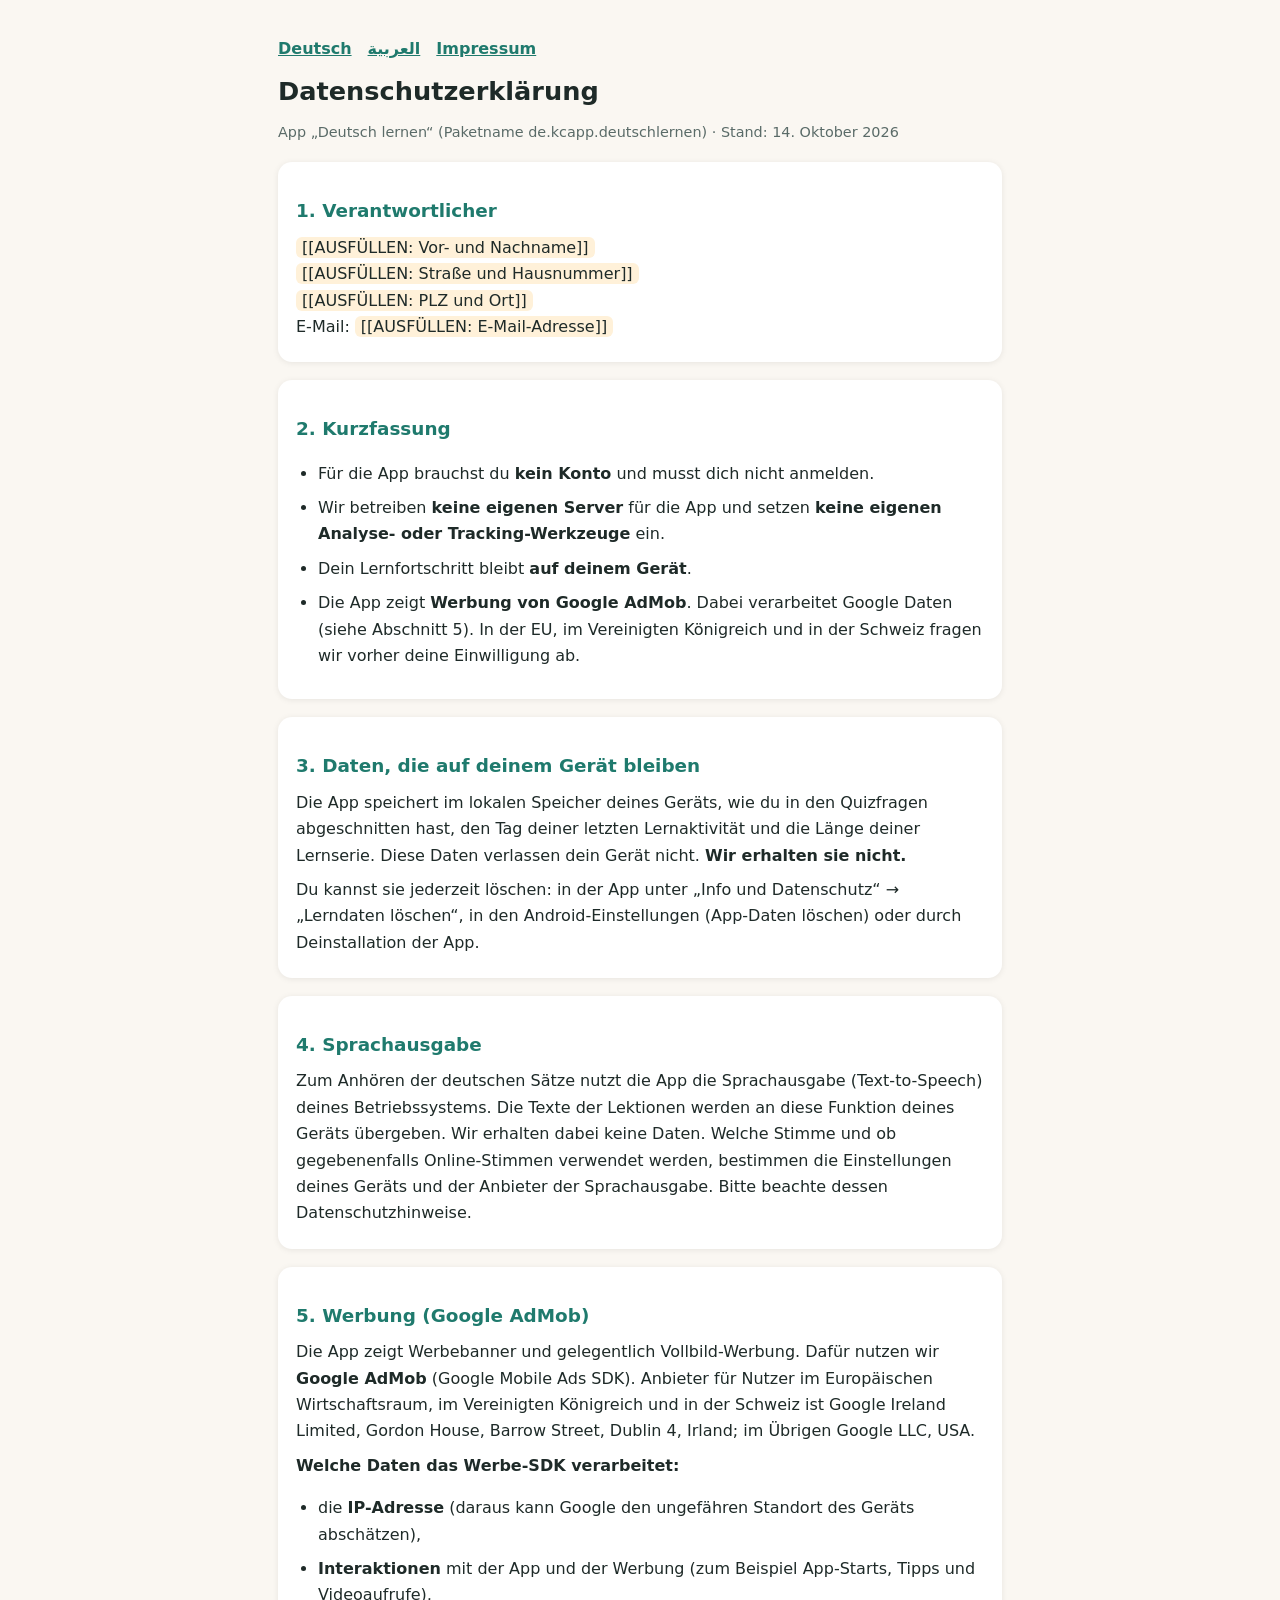
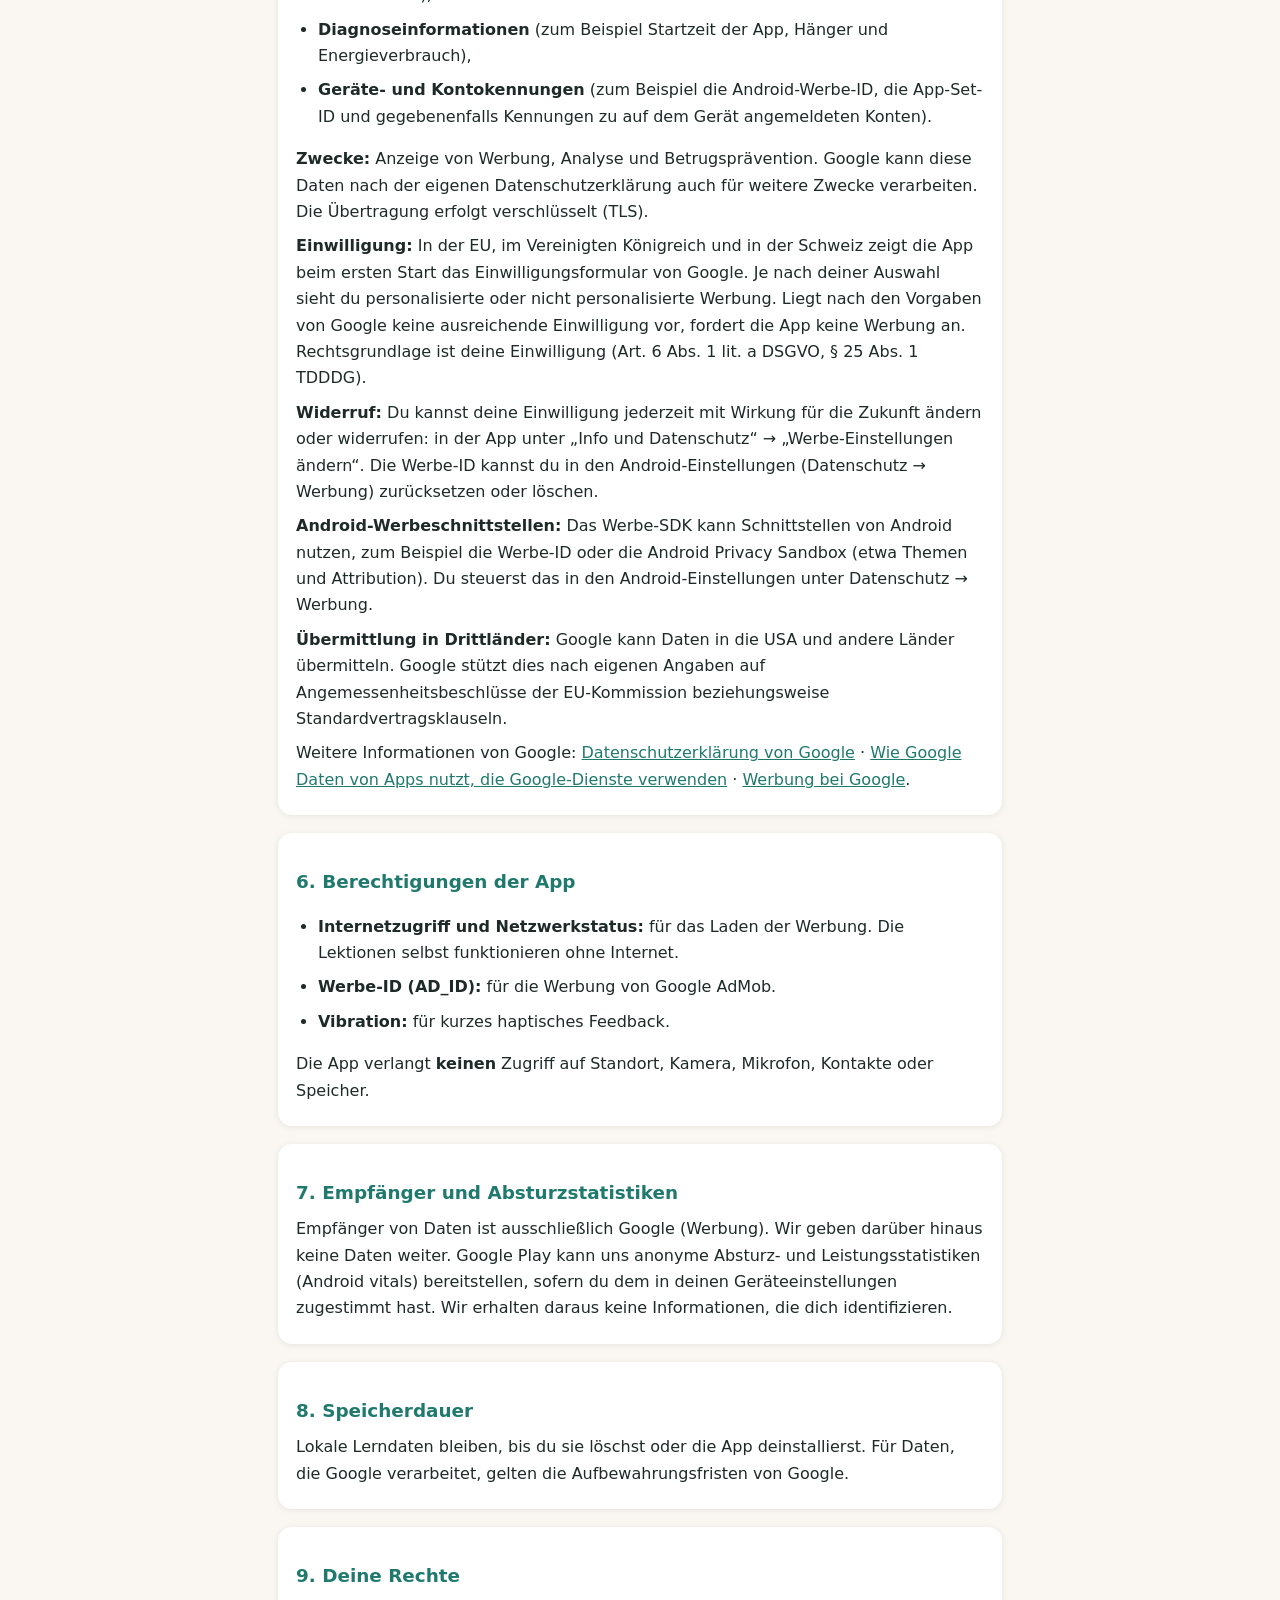
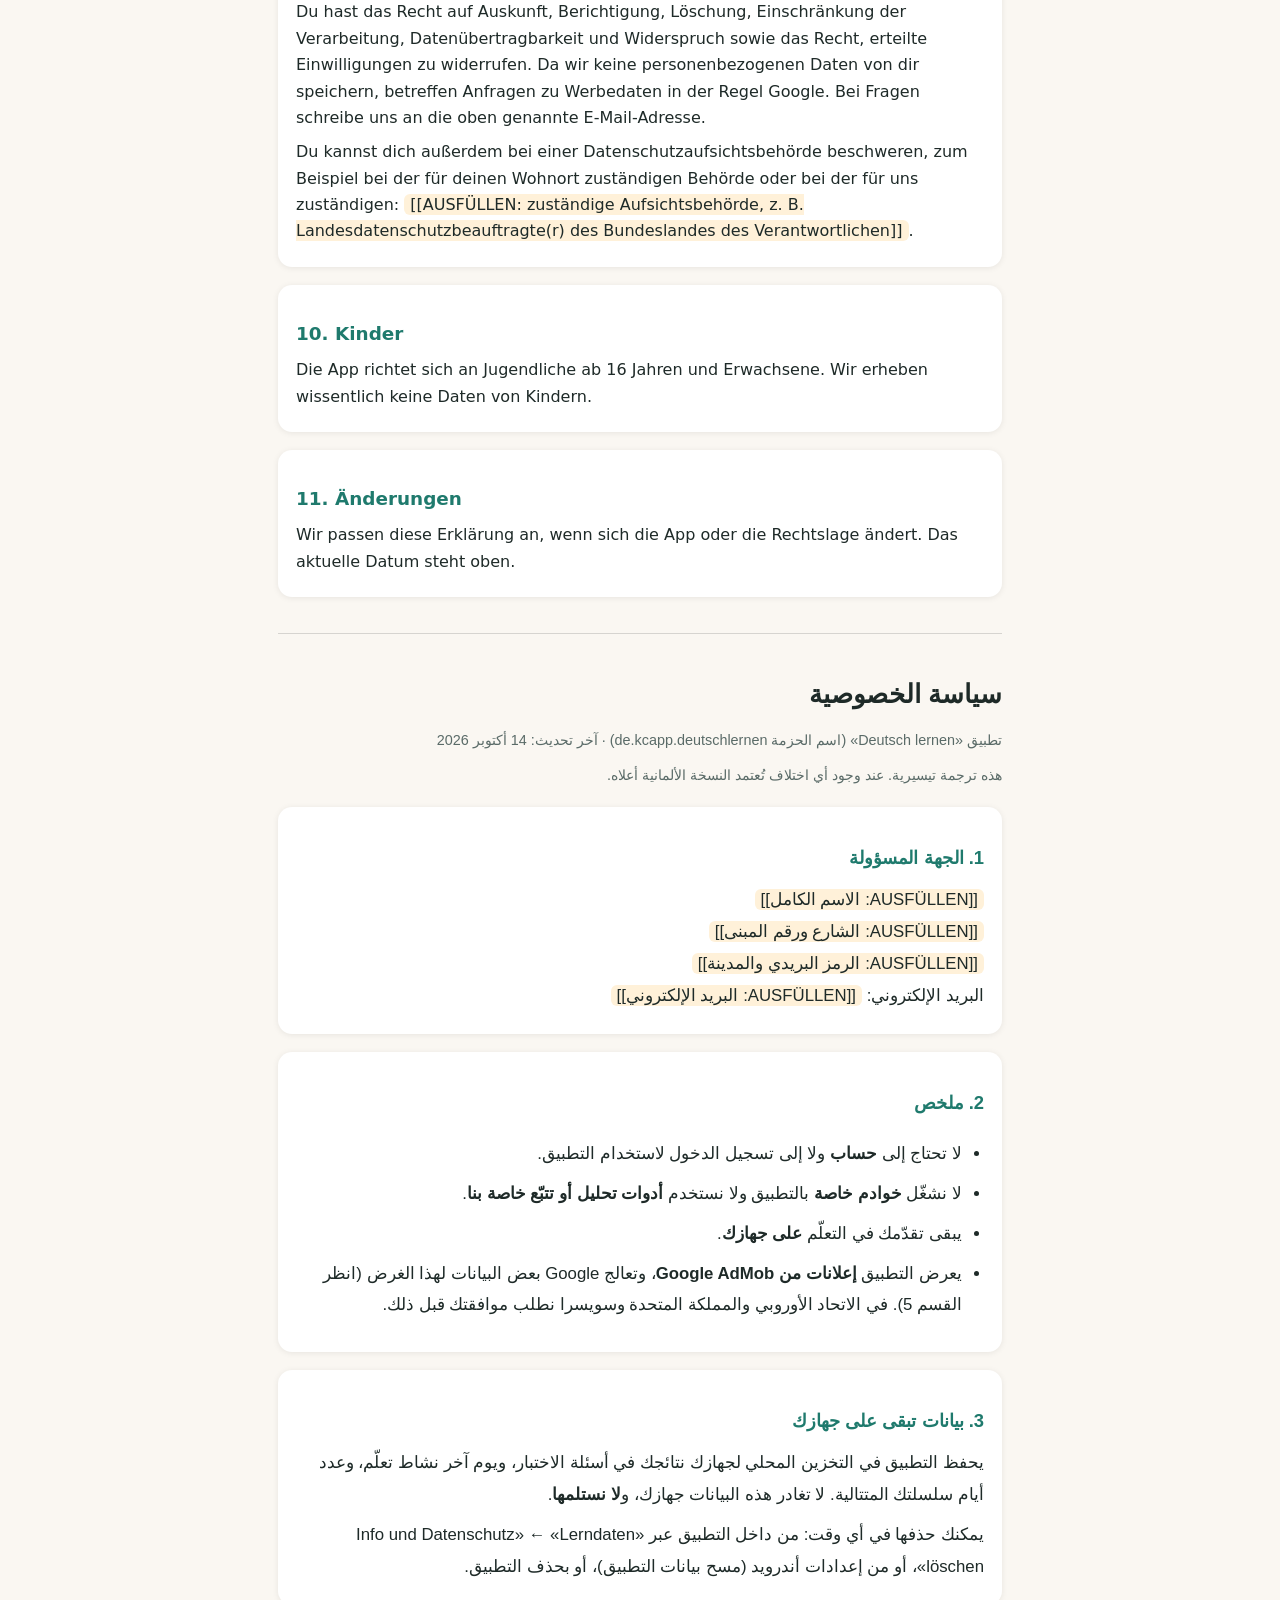
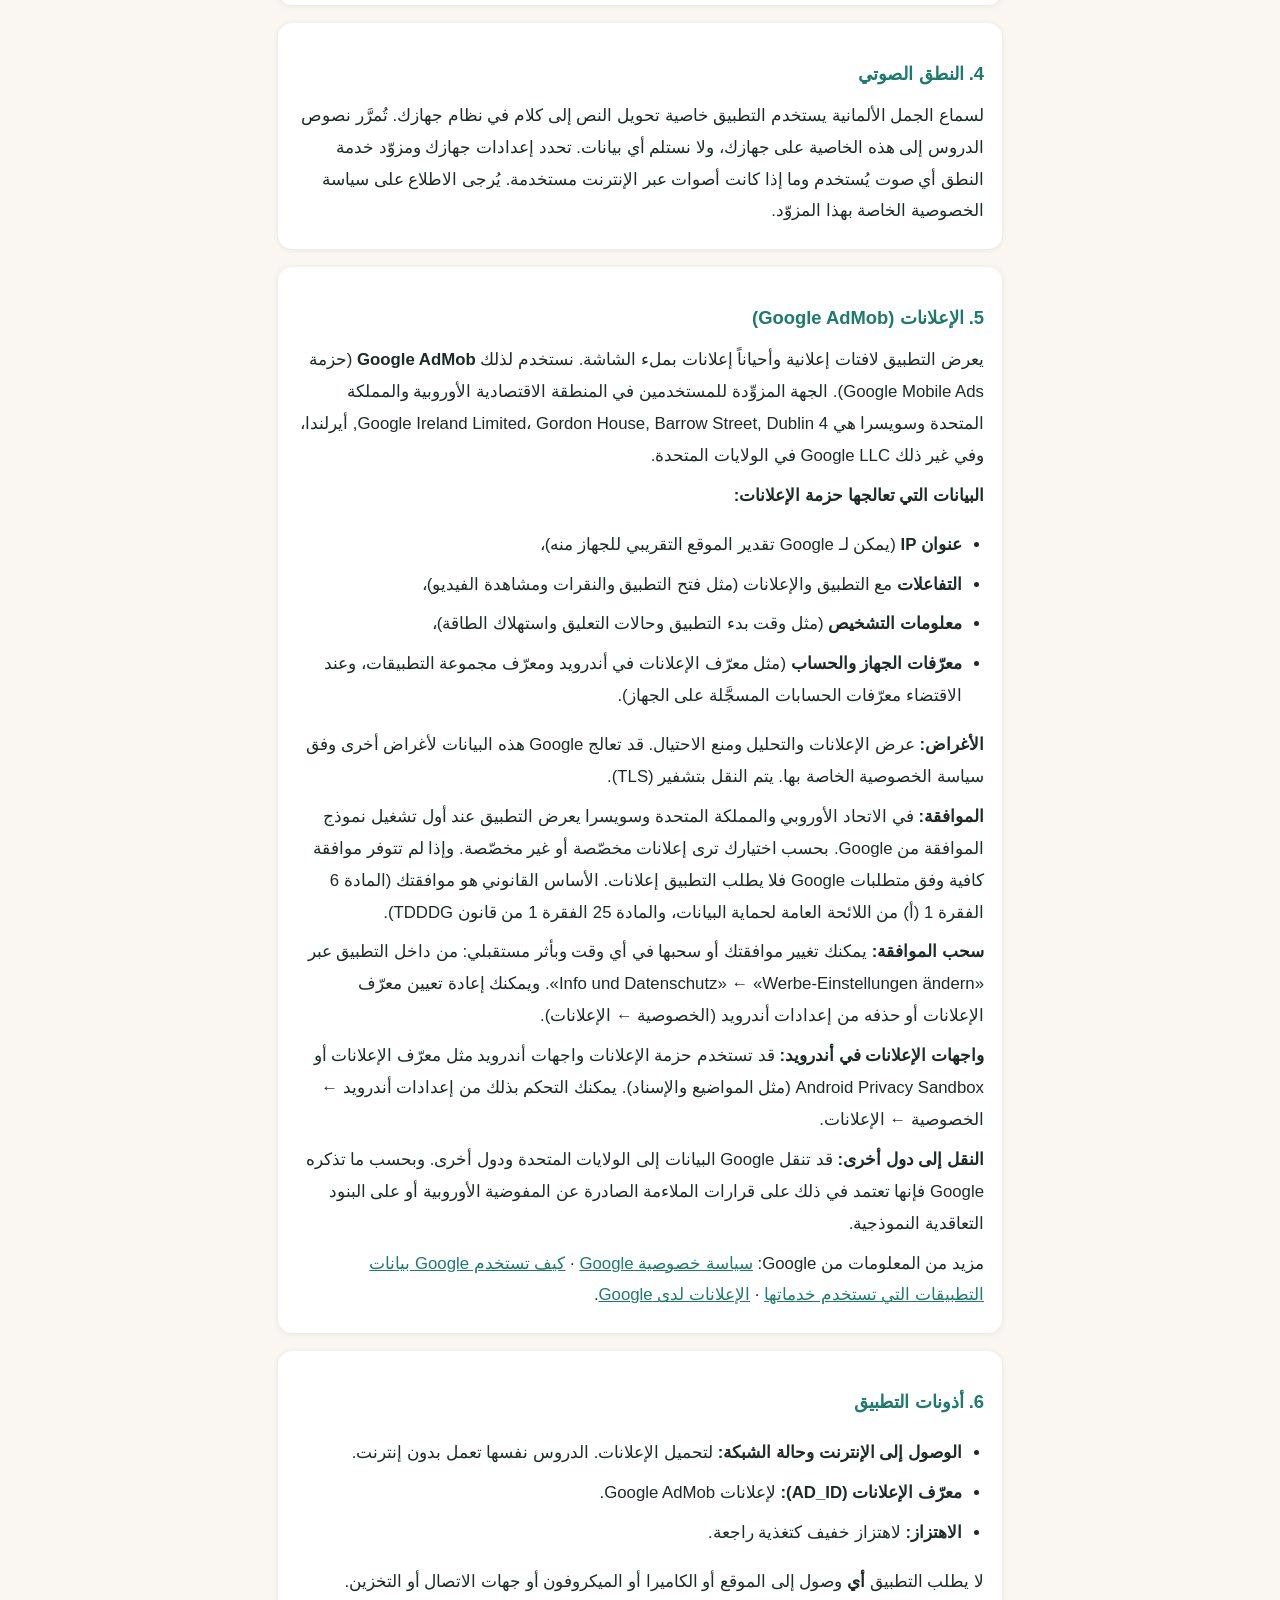
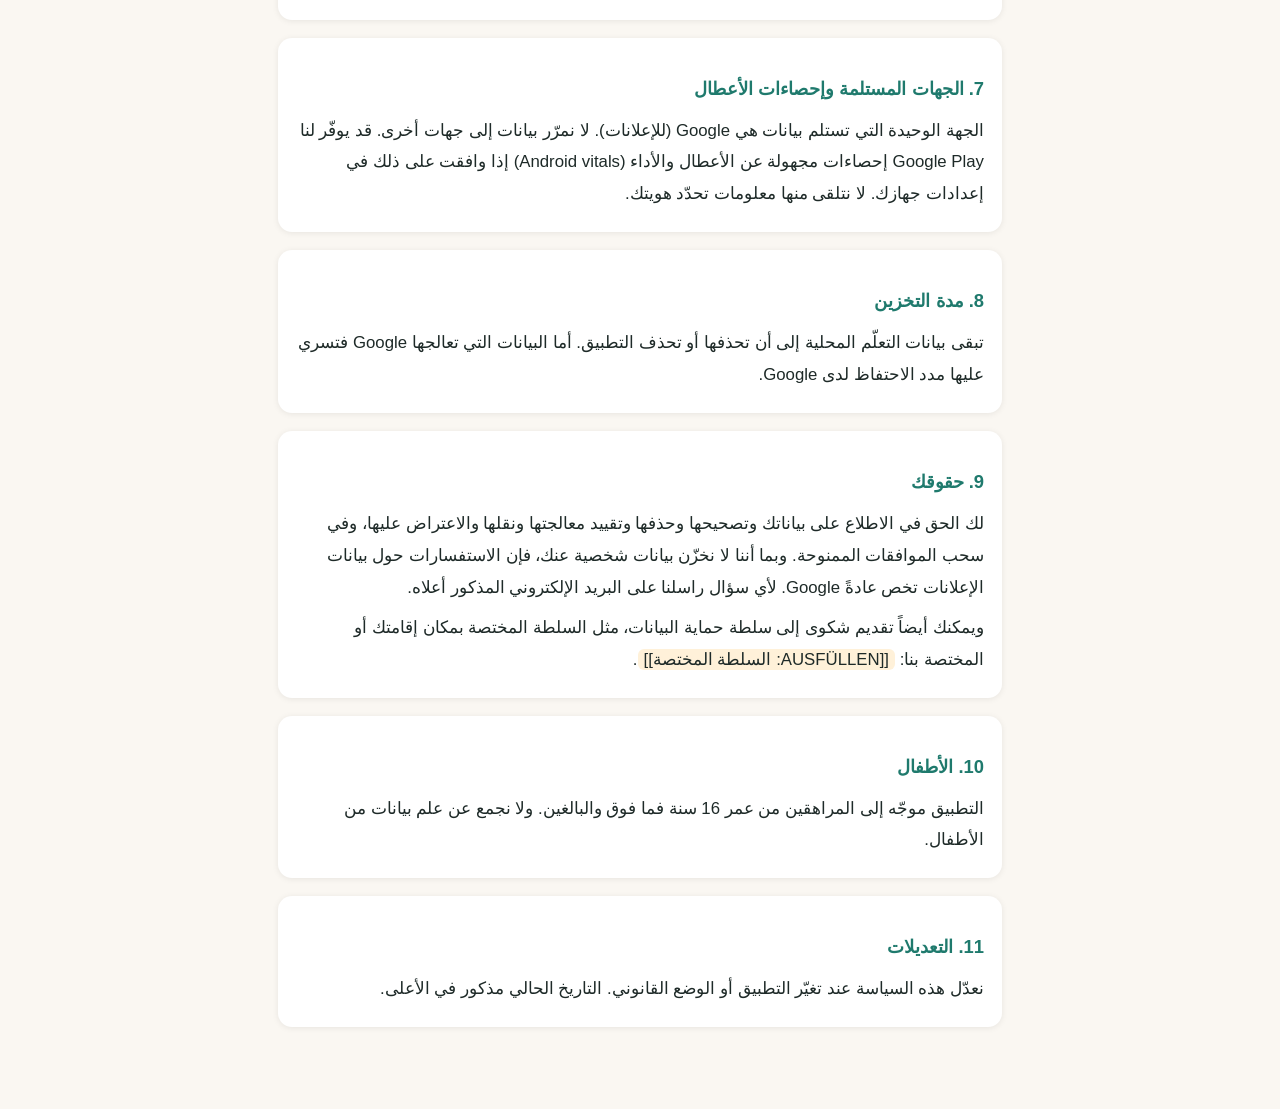
<file: index.html>
<!doctype html>
<html lang="de">
<head>
  <meta charset="utf-8">
  <meta name="viewport" content="width=device-width, initial-scale=1">
  <title>Datenschutzerklärung – Deutsch lernen · سياسة الخصوصية</title>
  <link rel="stylesheet" href="style.css">
</head>
<body>
<main>
  <nav>
    <a href="#de">Deutsch</a>
    <a href="#ar">العربية</a>
    <a href="impressum.html">Impressum</a>
  </nav>

  <!-- ===================== DEUTSCH ===================== -->
  <section id="de" lang="de">
    <h1>Datenschutzerklärung</h1>
    <p class="muted">App „Deutsch lernen“ (Paketname de.kcapp.deutschlernen) · Stand: 14. Oktober 2026</p>

    <div class="card">
      <h2>1. Verantwortlicher</h2>
      <p>
        <mark class="todo">[[AUSFÜLLEN: Vor- und Nachname]]</mark><br>
        <mark class="todo">[[AUSFÜLLEN: Straße und Hausnummer]]</mark><br>
        <mark class="todo">[[AUSFÜLLEN: PLZ und Ort]]</mark><br>
        E-Mail: <mark class="todo">[[AUSFÜLLEN: E-Mail-Adresse]]</mark>
      </p>
    </div>

    <div class="card">
      <h2>2. Kurzfassung</h2>
      <ul>
        <li>Für die App brauchst du <strong>kein Konto</strong> und musst dich nicht anmelden.</li>
        <li>Wir betreiben <strong>keine eigenen Server</strong> für die App und setzen <strong>keine eigenen Analyse- oder Tracking-Werkzeuge</strong> ein.</li>
        <li>Dein Lernfortschritt bleibt <strong>auf deinem Gerät</strong>.</li>
        <li>Die App zeigt <strong>Werbung von Google AdMob</strong>. Dabei verarbeitet Google Daten (siehe Abschnitt 5). In der EU, im Vereinigten Königreich und in der Schweiz fragen wir vorher deine Einwilligung ab.</li>
      </ul>
    </div>

    <div class="card">
      <h2>3. Daten, die auf deinem Gerät bleiben</h2>
      <p>Die App speichert im lokalen Speicher deines Geräts, wie du in den Quizfragen abgeschnitten hast, den Tag deiner letzten Lernaktivität und die Länge deiner Lernserie. Diese Daten verlassen dein Gerät nicht. <strong>Wir erhalten sie nicht.</strong></p>
      <p>Du kannst sie jederzeit löschen: in der App unter „Info und Datenschutz“ → „Lerndaten löschen“, in den Android-Einstellungen (App-Daten löschen) oder durch Deinstallation der App.</p>
    </div>

    <div class="card">
      <h2>4. Sprachausgabe</h2>
      <p>Zum Anhören der deutschen Sätze nutzt die App die Sprachausgabe (Text-to-Speech) deines Betriebssystems. Die Texte der Lektionen werden an diese Funktion deines Geräts übergeben. Wir erhalten dabei keine Daten. Welche Stimme und ob gegebenenfalls Online-Stimmen verwendet werden, bestimmen die Einstellungen deines Geräts und der Anbieter der Sprachausgabe. Bitte beachte dessen Datenschutzhinweise.</p>
    </div>

    <div class="card">
      <h2>5. Werbung (Google AdMob)</h2>
      <p>Die App zeigt Werbebanner und gelegentlich Vollbild-Werbung. Dafür nutzen wir <strong>Google AdMob</strong> (Google Mobile Ads SDK). Anbieter für Nutzer im Europäischen Wirtschaftsraum, im Vereinigten Königreich und in der Schweiz ist Google Ireland Limited, Gordon House, Barrow Street, Dublin 4, Irland; im Übrigen Google LLC, USA.</p>
      <p><strong>Welche Daten das Werbe-SDK verarbeitet:</strong></p>
      <ul>
        <li>die <strong>IP-Adresse</strong> (daraus kann Google den ungefähren Standort des Geräts abschätzen),</li>
        <li><strong>Interaktionen</strong> mit der App und der Werbung (zum Beispiel App-Starts, Tipps und Videoaufrufe),</li>
        <li><strong>Diagnoseinformationen</strong> (zum Beispiel Startzeit der App, Hänger und Energieverbrauch),</li>
        <li><strong>Geräte- und Kontokennungen</strong> (zum Beispiel die Android-Werbe-ID, die App-Set-ID und gegebenenfalls Kennungen zu auf dem Gerät angemeldeten Konten).</li>
      </ul>
      <p><strong>Zwecke:</strong> Anzeige von Werbung, Analyse und Betrugsprävention. Google kann diese Daten nach der eigenen Datenschutzerklärung auch für weitere Zwecke verarbeiten. Die Übertragung erfolgt verschlüsselt (TLS).</p>
      <p><strong>Einwilligung:</strong> In der EU, im Vereinigten Königreich und in der Schweiz zeigt die App beim ersten Start das Einwilligungsformular von Google. Je nach deiner Auswahl sieht du personalisierte oder nicht personalisierte Werbung. Liegt nach den Vorgaben von Google keine ausreichende Einwilligung vor, fordert die App keine Werbung an. Rechtsgrundlage ist deine Einwilligung (Art. 6 Abs. 1 lit. a DSGVO, § 25 Abs. 1 TDDDG).</p>
      <p><strong>Widerruf:</strong> Du kannst deine Einwilligung jederzeit mit Wirkung für die Zukunft ändern oder widerrufen: in der App unter „Info und Datenschutz“ → „Werbe-Einstellungen ändern“. Die Werbe-ID kannst du in den Android-Einstellungen (Datenschutz → Werbung) zurücksetzen oder löschen.</p>
      <p><strong>Android-Werbeschnittstellen:</strong> Das Werbe-SDK kann Schnittstellen von Android nutzen, zum Beispiel die Werbe-ID oder die Android Privacy Sandbox (etwa Themen und Attribution). Du steuerst das in den Android-Einstellungen unter Datenschutz → Werbung.</p>
      <p><strong>Übermittlung in Drittländer:</strong> Google kann Daten in die USA und andere Länder übermitteln. Google stützt dies nach eigenen Angaben auf Angemessenheitsbeschlüsse der EU-Kommission beziehungsweise Standardvertragsklauseln.</p>
      <p>Weitere Informationen von Google: <a href="https://policies.google.com/privacy?hl=de">Datenschutzerklärung von Google</a> · <a href="https://policies.google.com/technology/partner-sites?hl=de">Wie Google Daten von Apps nutzt, die Google-Dienste verwenden</a> · <a href="https://policies.google.com/technology/ads?hl=de">Werbung bei Google</a>.</p>
    </div>

    <div class="card">
      <h2>6. Berechtigungen der App</h2>
      <ul>
        <li><strong>Internetzugriff und Netzwerkstatus:</strong> für das Laden der Werbung. Die Lektionen selbst funktionieren ohne Internet.</li>
        <li><strong>Werbe-ID (AD_ID):</strong> für die Werbung von Google AdMob.</li>
        <li><strong>Vibration:</strong> für kurzes haptisches Feedback.</li>
      </ul>
      <p>Die App verlangt <strong>keinen</strong> Zugriff auf Standort, Kamera, Mikrofon, Kontakte oder Speicher.</p>
    </div>

    <div class="card">
      <h2>7. Empfänger und Absturzstatistiken</h2>
      <p>Empfänger von Daten ist ausschließlich Google (Werbung). Wir geben darüber hinaus keine Daten weiter. Google Play kann uns anonyme Absturz- und Leistungsstatistiken (Android vitals) bereitstellen, sofern du dem in deinen Geräteeinstellungen zugestimmt hast. Wir erhalten daraus keine Informationen, die dich identifizieren.</p>
    </div>

    <div class="card">
      <h2>8. Speicherdauer</h2>
      <p>Lokale Lerndaten bleiben, bis du sie löschst oder die App deinstallierst. Für Daten, die Google verarbeitet, gelten die Aufbewahrungsfristen von Google.</p>
    </div>

    <div class="card">
      <h2>9. Deine Rechte</h2>
      <p>Du hast das Recht auf Auskunft, Berichtigung, Löschung, Einschränkung der Verarbeitung, Datenübertragbarkeit und Widerspruch sowie das Recht, erteilte Einwilligungen zu widerrufen. Da wir keine personenbezogenen Daten von dir speichern, betreffen Anfragen zu Werbedaten in der Regel Google. Bei Fragen schreibe uns an die oben genannte E-Mail-Adresse.</p>
      <p>Du kannst dich außerdem bei einer Datenschutzaufsichtsbehörde beschweren, zum Beispiel bei der für deinen Wohnort zuständigen Behörde oder bei der für uns zuständigen: <mark class="todo">[[AUSFÜLLEN: zuständige Aufsichtsbehörde, z. B. Landesdatenschutzbeauftragte(r) des Bundeslandes des Verantwortlichen]]</mark>.</p>
    </div>

    <div class="card">
      <h2>10. Kinder</h2>
      <p>Die App richtet sich an Jugendliche ab 16 Jahren und Erwachsene. Wir erheben wissentlich keine Daten von Kindern.</p>
    </div>

    <div class="card">
      <h2>11. Änderungen</h2>
      <p>Wir passen diese Erklärung an, wenn sich die App oder die Rechtslage ändert. Das aktuelle Datum steht oben.</p>
    </div>
  </section>

  <hr>

  <!-- ===================== العربية ===================== -->
  <section id="ar" lang="ar" dir="rtl">
    <h1>سياسة الخصوصية</h1>
    <p class="muted">تطبيق «Deutsch lernen» (اسم الحزمة de.kcapp.deutschlernen) · آخر تحديث: 14 أكتوبر 2026</p>
    <p class="muted">هذه ترجمة تيسيرية. عند وجود أي اختلاف تُعتمد النسخة الألمانية أعلاه.</p>

    <div class="card">
      <h2>1. الجهة المسؤولة</h2>
      <p>
        <mark class="todo">[[AUSFÜLLEN: الاسم الكامل]]</mark><br>
        <mark class="todo">[[AUSFÜLLEN: الشارع ورقم المبنى]]</mark><br>
        <mark class="todo">[[AUSFÜLLEN: الرمز البريدي والمدينة]]</mark><br>
        البريد الإلكتروني: <mark class="todo">[[AUSFÜLLEN: البريد الإلكتروني]]</mark>
      </p>
    </div>

    <div class="card">
      <h2>2. ملخص</h2>
      <ul>
        <li>لا تحتاج إلى <strong>حساب</strong> ولا إلى تسجيل الدخول لاستخدام التطبيق.</li>
        <li>لا نشغّل <strong>خوادم خاصة</strong> بالتطبيق ولا نستخدم <strong>أدوات تحليل أو تتبّع خاصة بنا</strong>.</li>
        <li>يبقى تقدّمك في التعلّم <strong>على جهازك</strong>.</li>
        <li>يعرض التطبيق <strong>إعلانات من Google AdMob</strong>، وتعالج Google بعض البيانات لهذا الغرض (انظر القسم 5). في الاتحاد الأوروبي والمملكة المتحدة وسويسرا نطلب موافقتك قبل ذلك.</li>
      </ul>
    </div>

    <div class="card">
      <h2>3. بيانات تبقى على جهازك</h2>
      <p>يحفظ التطبيق في التخزين المحلي لجهازك نتائجك في أسئلة الاختبار، ويوم آخر نشاط تعلّم، وعدد أيام سلسلتك المتتالية. لا تغادر هذه البيانات جهازك، و<strong>لا نستلمها</strong>.</p>
      <p>يمكنك حذفها في أي وقت: من داخل التطبيق عبر «Info und Datenschutz» ← «Lerndaten löschen»، أو من إعدادات أندرويد (مسح بيانات التطبيق)، أو بحذف التطبيق.</p>
    </div>

    <div class="card">
      <h2>4. النطق الصوتي</h2>
      <p>لسماع الجمل الألمانية يستخدم التطبيق خاصية تحويل النص إلى كلام في نظام جهازك. تُمرَّر نصوص الدروس إلى هذه الخاصية على جهازك، ولا نستلم أي بيانات. تحدد إعدادات جهازك ومزوّد خدمة النطق أي صوت يُستخدم وما إذا كانت أصوات عبر الإنترنت مستخدمة. يُرجى الاطلاع على سياسة الخصوصية الخاصة بهذا المزوّد.</p>
    </div>

    <div class="card">
      <h2>5. الإعلانات (Google AdMob)</h2>
      <p>يعرض التطبيق لافتات إعلانية وأحياناً إعلانات بملء الشاشة. نستخدم لذلك <strong>Google AdMob</strong> (حزمة Google Mobile Ads). الجهة المزوِّدة للمستخدمين في المنطقة الاقتصادية الأوروبية والمملكة المتحدة وسويسرا هي Google Ireland Limited، Gordon House, Barrow Street, Dublin 4, أيرلندا، وفي غير ذلك Google LLC في الولايات المتحدة.</p>
      <p><strong>البيانات التي تعالجها حزمة الإعلانات:</strong></p>
      <ul>
        <li><strong>عنوان IP</strong> (يمكن لـ Google تقدير الموقع التقريبي للجهاز منه)،</li>
        <li><strong>التفاعلات</strong> مع التطبيق والإعلانات (مثل فتح التطبيق والنقرات ومشاهدة الفيديو)،</li>
        <li><strong>معلومات التشخيص</strong> (مثل وقت بدء التطبيق وحالات التعليق واستهلاك الطاقة)،</li>
        <li><strong>معرّفات الجهاز والحساب</strong> (مثل معرّف الإعلانات في أندرويد ومعرّف مجموعة التطبيقات، وعند الاقتضاء معرّفات الحسابات المسجَّلة على الجهاز).</li>
      </ul>
      <p><strong>الأغراض:</strong> عرض الإعلانات والتحليل ومنع الاحتيال. قد تعالج Google هذه البيانات لأغراض أخرى وفق سياسة الخصوصية الخاصة بها. يتم النقل بتشفير (TLS).</p>
      <p><strong>الموافقة:</strong> في الاتحاد الأوروبي والمملكة المتحدة وسويسرا يعرض التطبيق عند أول تشغيل نموذج الموافقة من Google. بحسب اختيارك ترى إعلانات مخصّصة أو غير مخصّصة. وإذا لم تتوفر موافقة كافية وفق متطلبات Google فلا يطلب التطبيق إعلانات. الأساس القانوني هو موافقتك (المادة 6 الفقرة 1 (أ) من اللائحة العامة لحماية البيانات، والمادة 25 الفقرة 1 من قانون TDDDG).</p>
      <p><strong>سحب الموافقة:</strong> يمكنك تغيير موافقتك أو سحبها في أي وقت وبأثر مستقبلي: من داخل التطبيق عبر «Info und Datenschutz» ← «Werbe-Einstellungen ändern». ويمكنك إعادة تعيين معرّف الإعلانات أو حذفه من إعدادات أندرويد (الخصوصية ← الإعلانات).</p>
      <p><strong>واجهات الإعلانات في أندرويد:</strong> قد تستخدم حزمة الإعلانات واجهات أندرويد مثل معرّف الإعلانات أو Android Privacy Sandbox (مثل المواضيع والإسناد). يمكنك التحكم بذلك من إعدادات أندرويد ← الخصوصية ← الإعلانات.</p>
      <p><strong>النقل إلى دول أخرى:</strong> قد تنقل Google البيانات إلى الولايات المتحدة ودول أخرى. وبحسب ما تذكره Google فإنها تعتمد في ذلك على قرارات الملاءمة الصادرة عن المفوضية الأوروبية أو على البنود التعاقدية النموذجية.</p>
      <p>مزيد من المعلومات من Google: <a href="https://policies.google.com/privacy?hl=ar">سياسة خصوصية Google</a> · <a href="https://policies.google.com/technology/partner-sites?hl=ar">كيف تستخدم Google بيانات التطبيقات التي تستخدم خدماتها</a> · <a href="https://policies.google.com/technology/ads?hl=ar">الإعلانات لدى Google</a>.</p>
    </div>

    <div class="card">
      <h2>6. أذونات التطبيق</h2>
      <ul>
        <li><strong>الوصول إلى الإنترنت وحالة الشبكة:</strong> لتحميل الإعلانات. الدروس نفسها تعمل بدون إنترنت.</li>
        <li><strong>معرّف الإعلانات (AD_ID):</strong> لإعلانات Google AdMob.</li>
        <li><strong>الاهتزاز:</strong> لاهتزاز خفيف كتغذية راجعة.</li>
      </ul>
      <p>لا يطلب التطبيق <strong>أي</strong> وصول إلى الموقع أو الكاميرا أو الميكروفون أو جهات الاتصال أو التخزين.</p>
    </div>

    <div class="card">
      <h2>7. الجهات المستلمة وإحصاءات الأعطال</h2>
      <p>الجهة الوحيدة التي تستلم بيانات هي Google (للإعلانات). لا نمرّر بيانات إلى جهات أخرى. قد يوفّر لنا Google Play إحصاءات مجهولة عن الأعطال والأداء (Android vitals) إذا وافقت على ذلك في إعدادات جهازك. لا نتلقى منها معلومات تحدّد هويتك.</p>
    </div>

    <div class="card">
      <h2>8. مدة التخزين</h2>
      <p>تبقى بيانات التعلّم المحلية إلى أن تحذفها أو تحذف التطبيق. أما البيانات التي تعالجها Google فتسري عليها مدد الاحتفاظ لدى Google.</p>
    </div>

    <div class="card">
      <h2>9. حقوقك</h2>
      <p>لك الحق في الاطلاع على بياناتك وتصحيحها وحذفها وتقييد معالجتها ونقلها والاعتراض عليها، وفي سحب الموافقات الممنوحة. وبما أننا لا نخزّن بيانات شخصية عنك، فإن الاستفسارات حول بيانات الإعلانات تخص عادةً Google. لأي سؤال راسلنا على البريد الإلكتروني المذكور أعلاه.</p>
      <p>ويمكنك أيضاً تقديم شكوى إلى سلطة حماية البيانات، مثل السلطة المختصة بمكان إقامتك أو المختصة بنا: <mark class="todo">[[AUSFÜLLEN: السلطة المختصة]]</mark>.</p>
    </div>

    <div class="card">
      <h2>10. الأطفال</h2>
      <p>التطبيق موجّه إلى المراهقين من عمر 16 سنة فما فوق والبالغين. ولا نجمع عن علم بيانات من الأطفال.</p>
    </div>

    <div class="card">
      <h2>11. التعديلات</h2>
      <p>نعدّل هذه السياسة عند تغيّر التطبيق أو الوضع القانوني. التاريخ الحالي مذكور في الأعلى.</p>
    </div>
  </section>
</main>
</body>
</html>
</file>
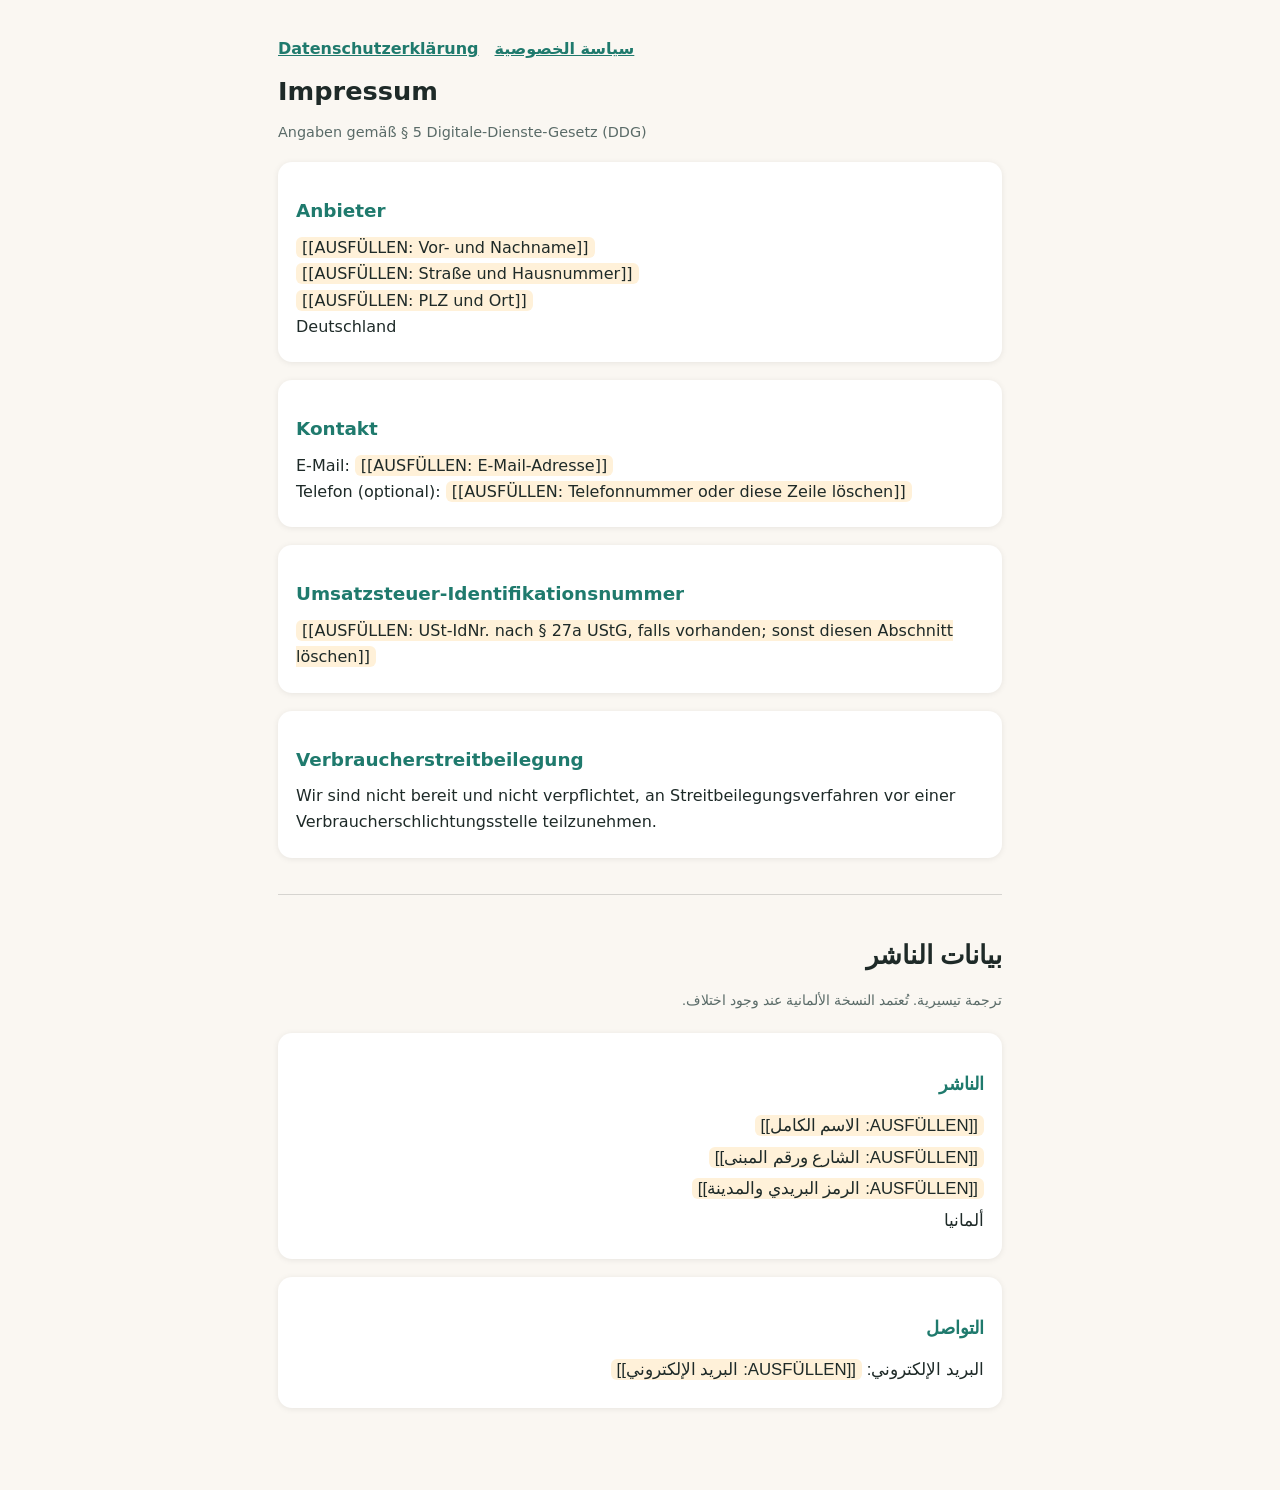
<file: impressum.html>
<!doctype html>
<html lang="de">
<head>
  <meta charset="utf-8">
  <meta name="viewport" content="width=device-width, initial-scale=1">
  <title>Impressum – Deutsch lernen · بيانات الناشر</title>
  <link rel="stylesheet" href="style.css">
</head>
<body>
<main>
  <nav>
    <a href="index.html">Datenschutzerklärung</a>
    <a href="index.html#ar">سياسة الخصوصية</a>
  </nav>

  <section lang="de">
    <h1>Impressum</h1>
    <p class="muted">Angaben gemäß § 5 Digitale-Dienste-Gesetz (DDG)</p>

    <div class="card">
      <h2>Anbieter</h2>
      <p>
        <mark class="todo">[[AUSFÜLLEN: Vor- und Nachname]]</mark><br>
        <mark class="todo">[[AUSFÜLLEN: Straße und Hausnummer]]</mark><br>
        <mark class="todo">[[AUSFÜLLEN: PLZ und Ort]]</mark><br>
        Deutschland
      </p>
    </div>

    <div class="card">
      <h2>Kontakt</h2>
      <p>
        E-Mail: <mark class="todo">[[AUSFÜLLEN: E-Mail-Adresse]]</mark><br>
        Telefon (optional): <mark class="todo">[[AUSFÜLLEN: Telefonnummer oder diese Zeile löschen]]</mark>
      </p>
    </div>

    <div class="card">
      <h2>Umsatzsteuer-Identifikationsnummer</h2>
      <p><mark class="todo">[[AUSFÜLLEN: USt-IdNr. nach § 27a UStG, falls vorhanden; sonst diesen Abschnitt löschen]]</mark></p>
    </div>

    <div class="card">
      <h2>Verbraucherstreitbeilegung</h2>
      <p>Wir sind nicht bereit und nicht verpflichtet, an Streitbeilegungsverfahren vor einer Verbraucherschlichtungsstelle teilzunehmen.</p>
    </div>
  </section>

  <hr>

  <section lang="ar" dir="rtl">
    <h1>بيانات الناشر</h1>
    <p class="muted">ترجمة تيسيرية. تُعتمد النسخة الألمانية عند وجود اختلاف.</p>

    <div class="card">
      <h2>الناشر</h2>
      <p>
        <mark class="todo">[[AUSFÜLLEN: الاسم الكامل]]</mark><br>
        <mark class="todo">[[AUSFÜLLEN: الشارع ورقم المبنى]]</mark><br>
        <mark class="todo">[[AUSFÜLLEN: الرمز البريدي والمدينة]]</mark><br>
        ألمانيا
      </p>
    </div>

    <div class="card">
      <h2>التواصل</h2>
      <p>
        البريد الإلكتروني: <mark class="todo">[[AUSFÜLLEN: البريد الإلكتروني]]</mark>
      </p>
    </div>
  </section>
</main>
</body>
</html>
</file>
<file: style.css>
:root {
  color-scheme: light dark;
  --bg: #faf7f2; --fg: #1e2a28; --muted: #5a6b68; --card: #ffffff; --accent: #1f7a6d; --todo: #fff1d9;
}
@media (prefers-color-scheme: dark) {
  :root { --bg: #121816; --fg: #e8efed; --muted: #9db0ac; --card: #1c2522; --accent: #3fb8a5; --todo: #3a2d14; }
}
* { box-sizing: border-box; }
body { margin: 0; background: var(--bg); color: var(--fg); font: 16px/1.65 system-ui, "Segoe UI", Tahoma, Arial, sans-serif; }
main { max-width: 760px; margin: 0 auto; padding: 24px 18px 64px; }
h1 { font-size: 1.6rem; margin: 0 0 4px; }
h2 { font-size: 1.15rem; margin: 28px 0 6px; color: var(--accent); }
p, li { margin: 8px 0; }
ul { padding-inline-start: 22px; }
a { color: var(--accent); }
nav { display: flex; flex-wrap: wrap; gap: 8px 16px; margin: 12px 0 8px; font-weight: 600; }
.card { background: var(--card); border-radius: 14px; padding: 6px 18px 14px; margin: 18px 0; box-shadow: 0 1px 6px rgba(0,0,0,.08); }
.muted { color: var(--muted); font-size: .9rem; }
mark.todo { background: var(--todo); color: inherit; padding: 1px 6px; border-radius: 6px; }
section[lang="ar"] { font-family: "Noto Naskh Arabic", "Segoe UI", Tahoma, Arial, sans-serif; font-size: 1.05rem; line-height: 1.9; }
hr { border: 0; border-top: 1px solid rgba(128,128,128,.3); margin: 36px 0; }
</file>
